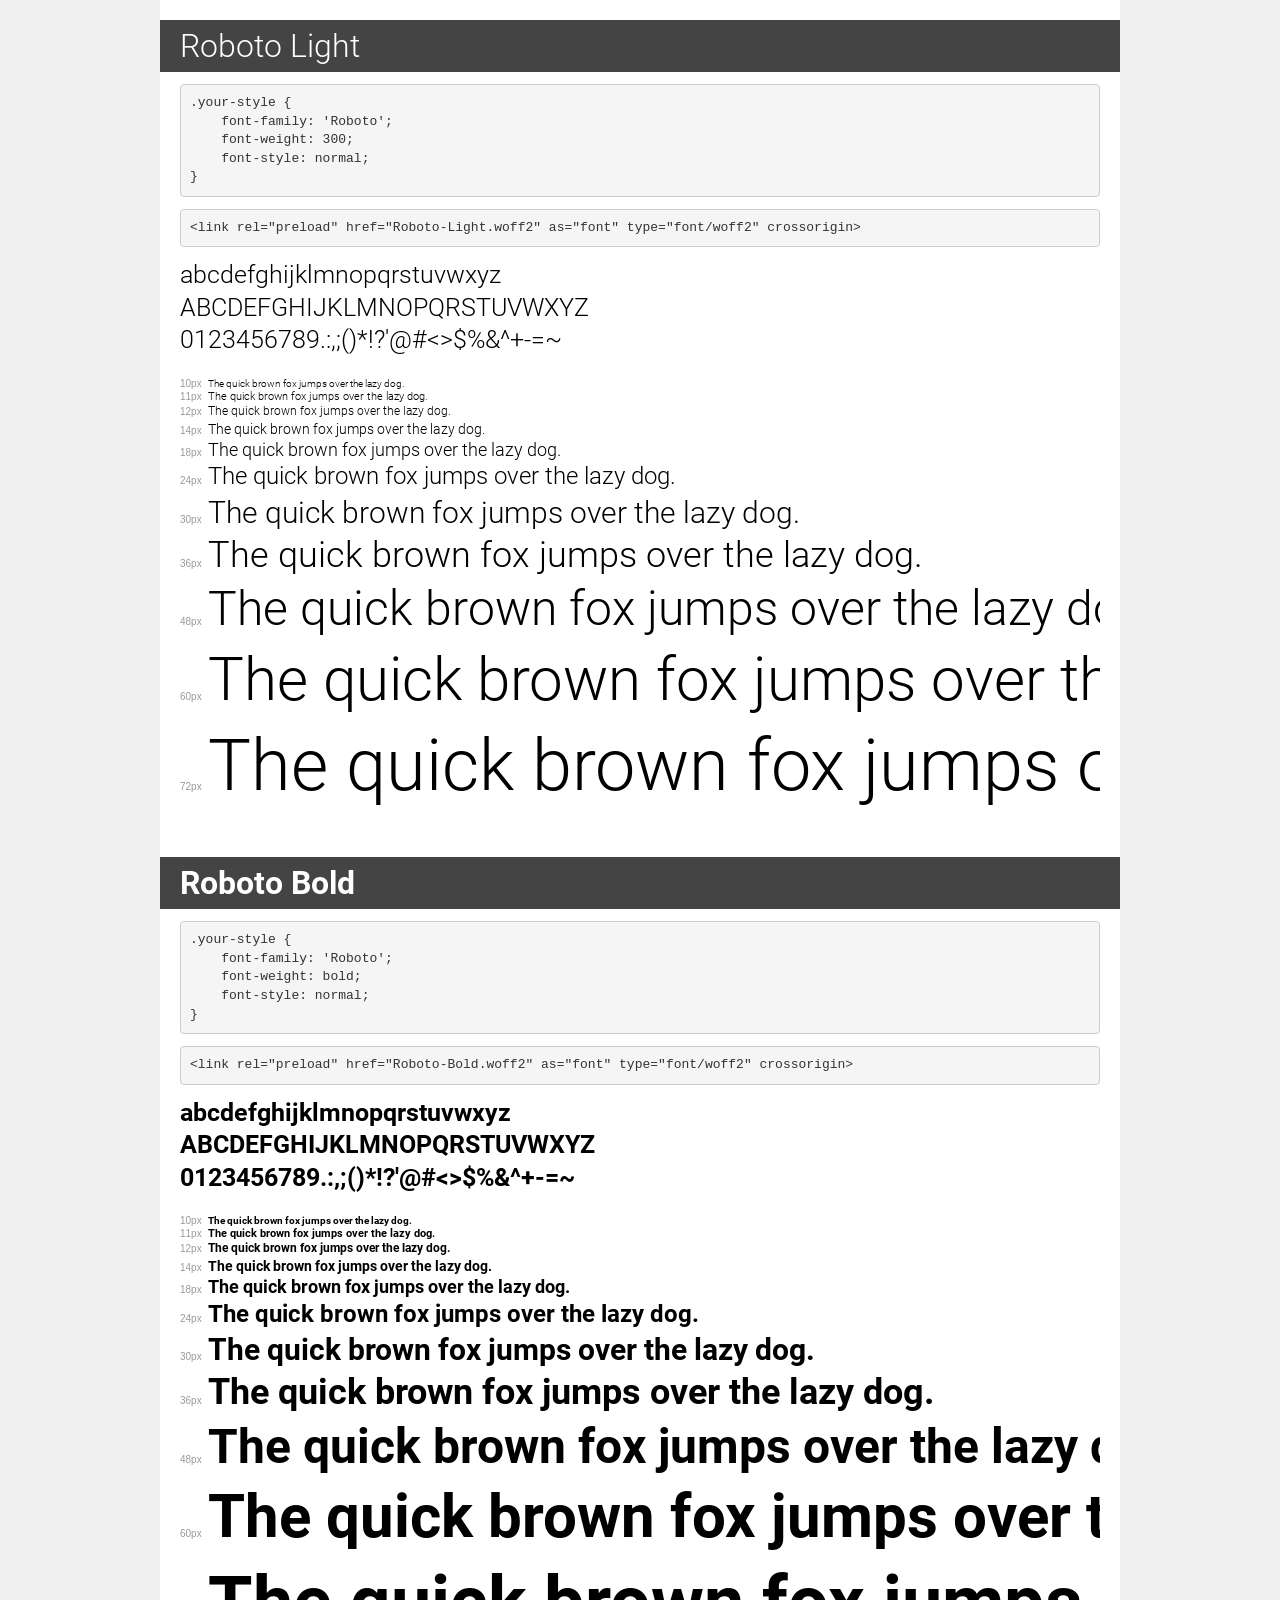
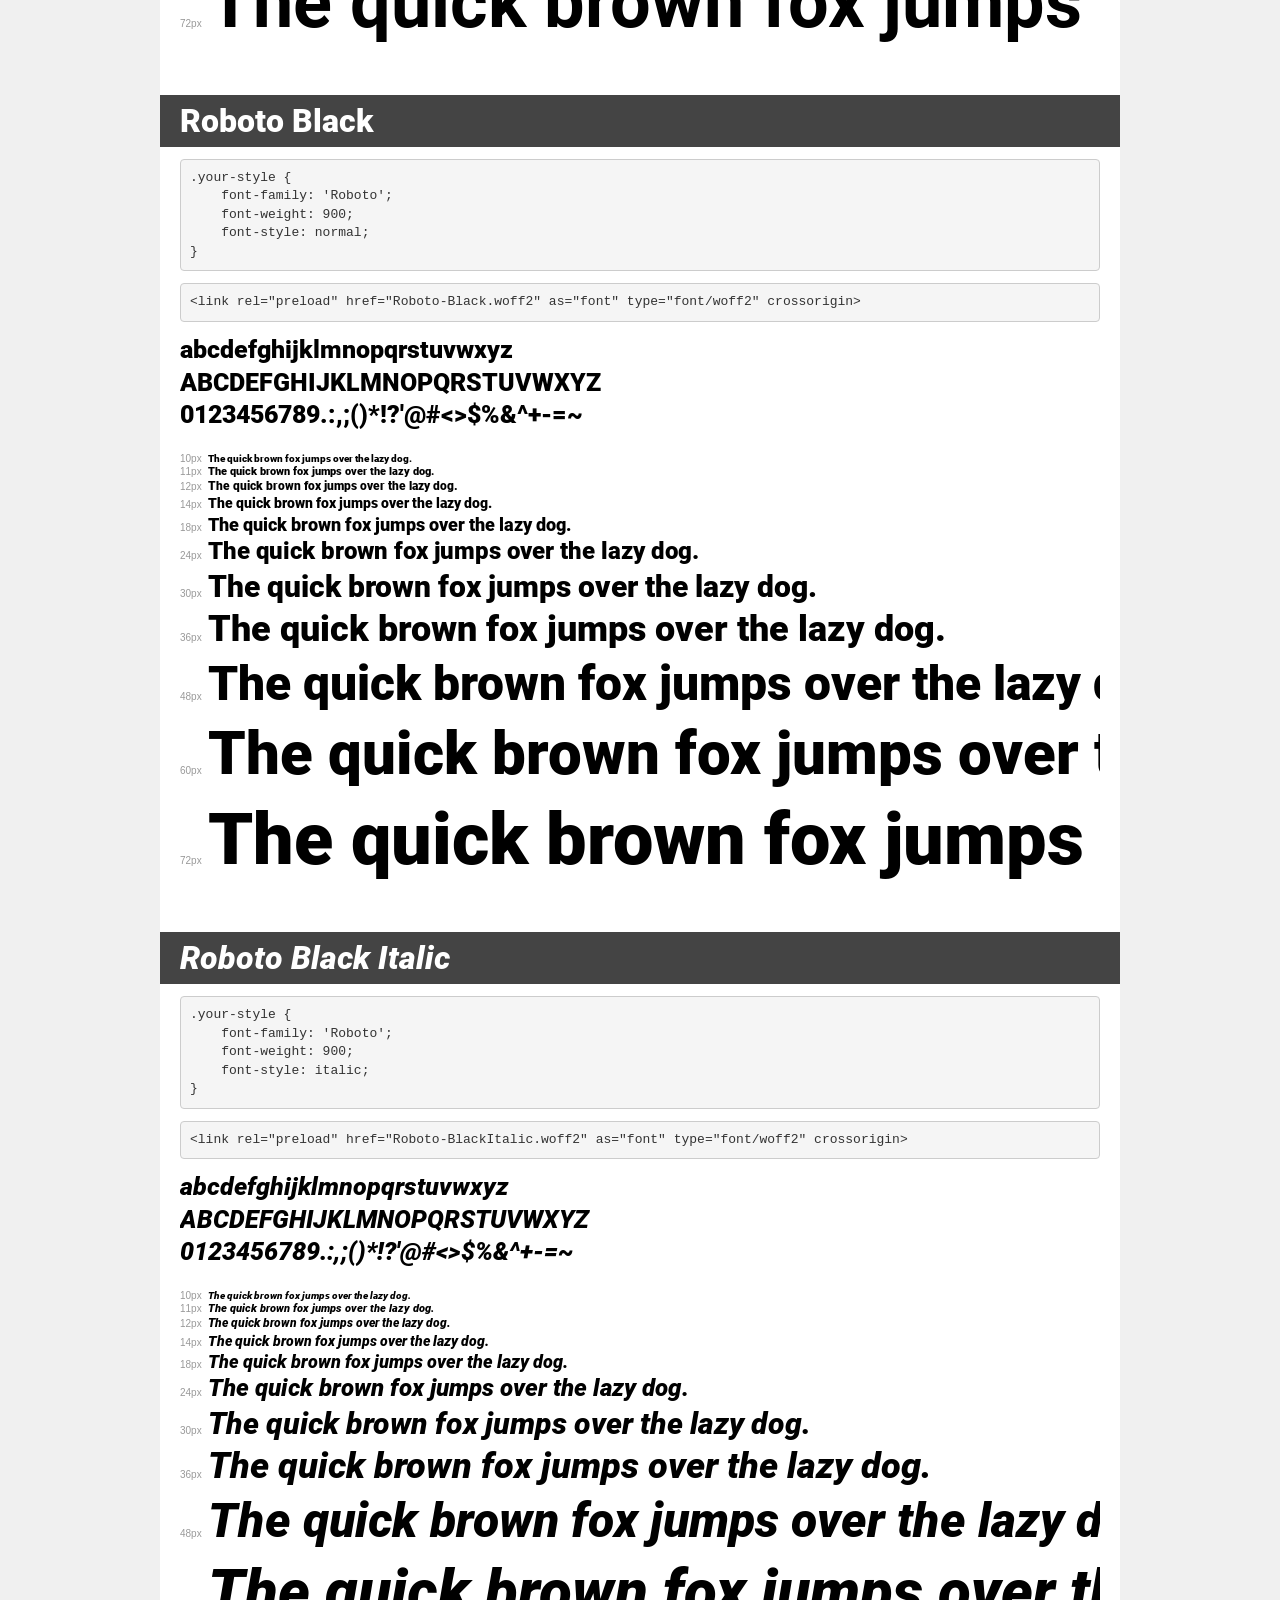
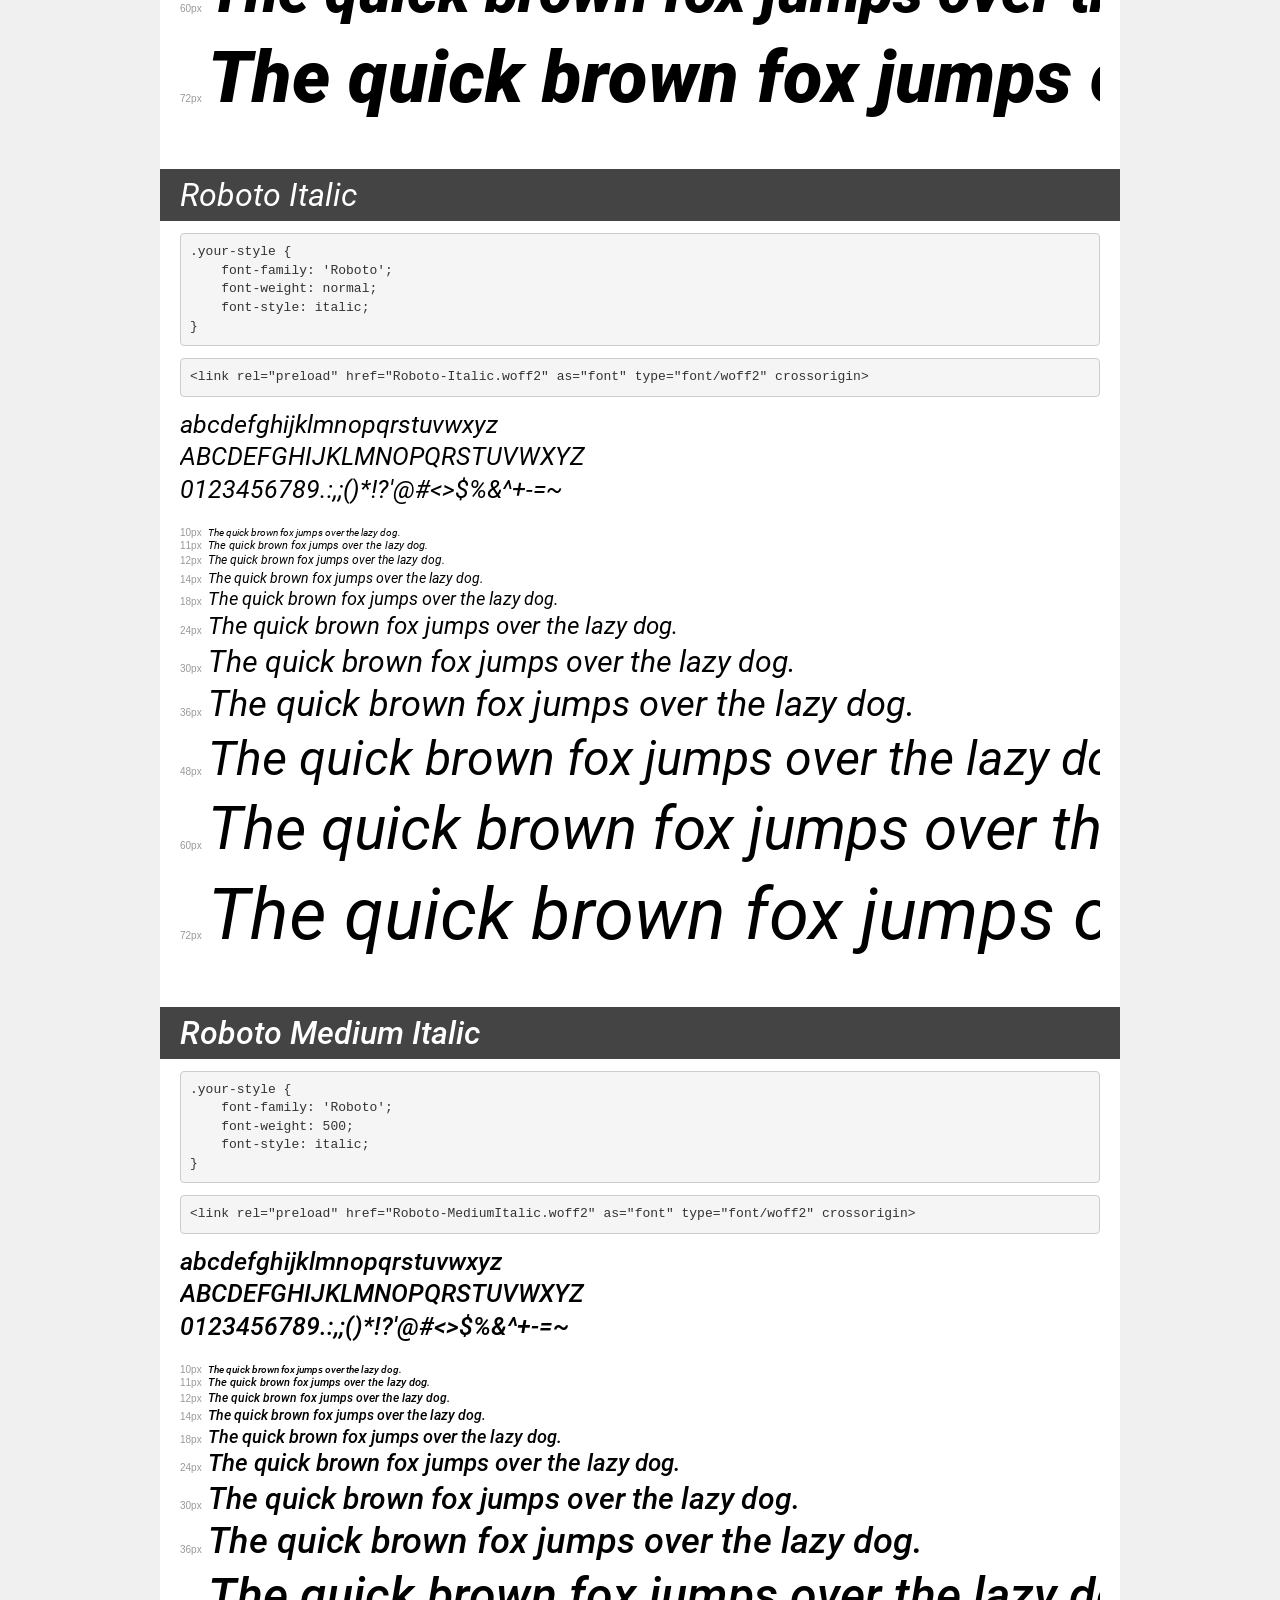
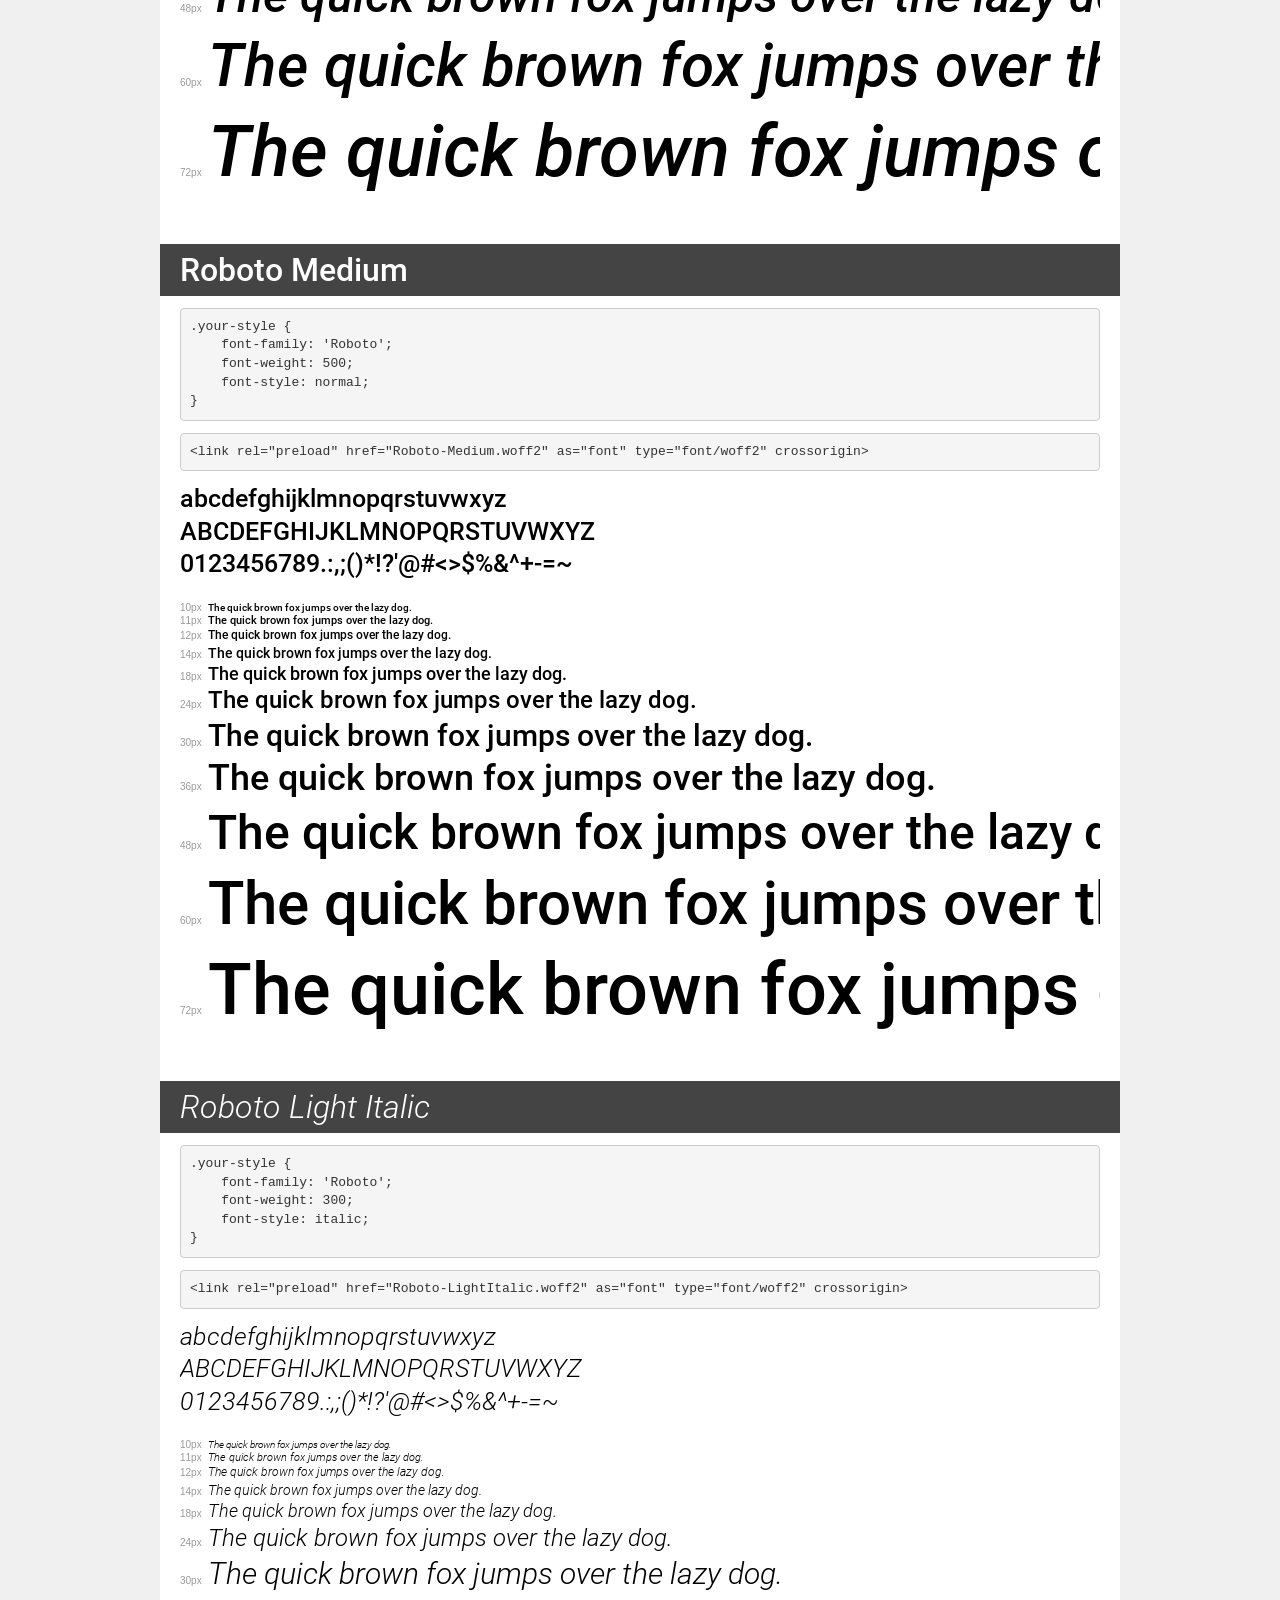
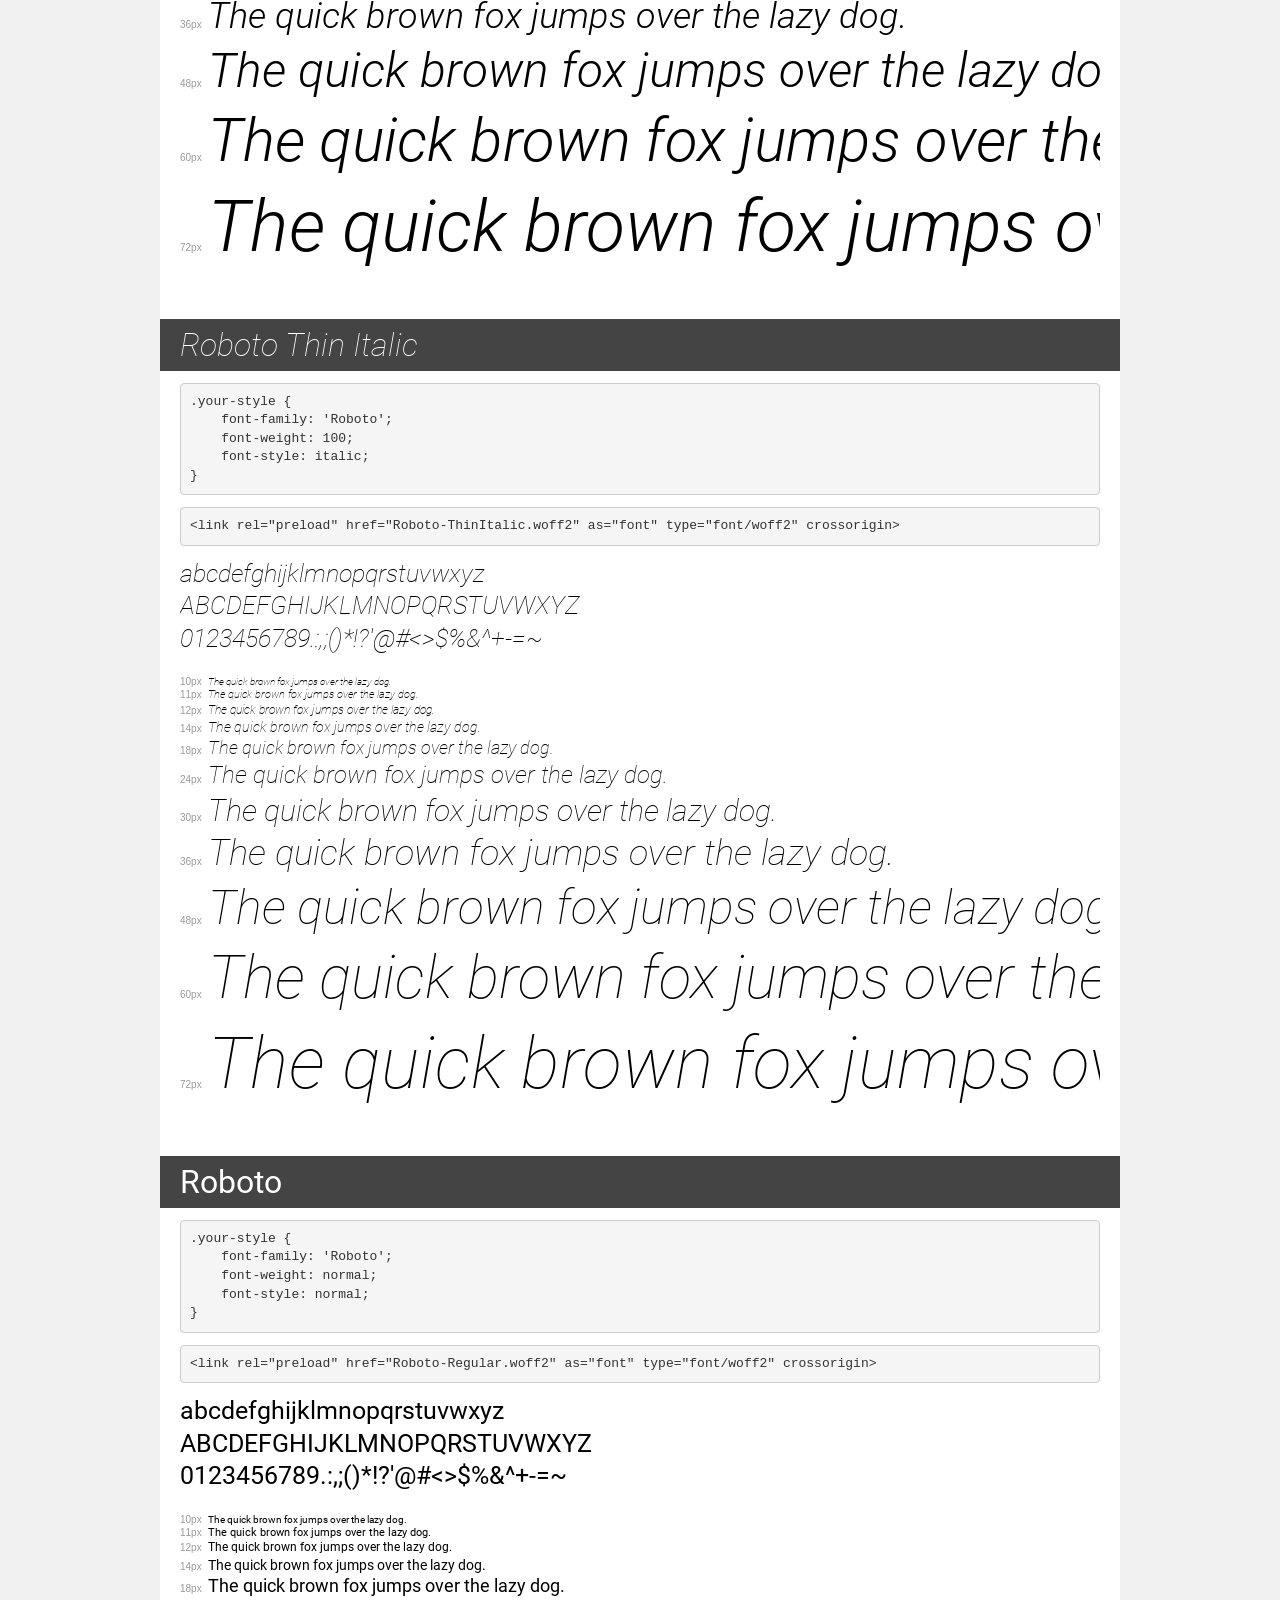
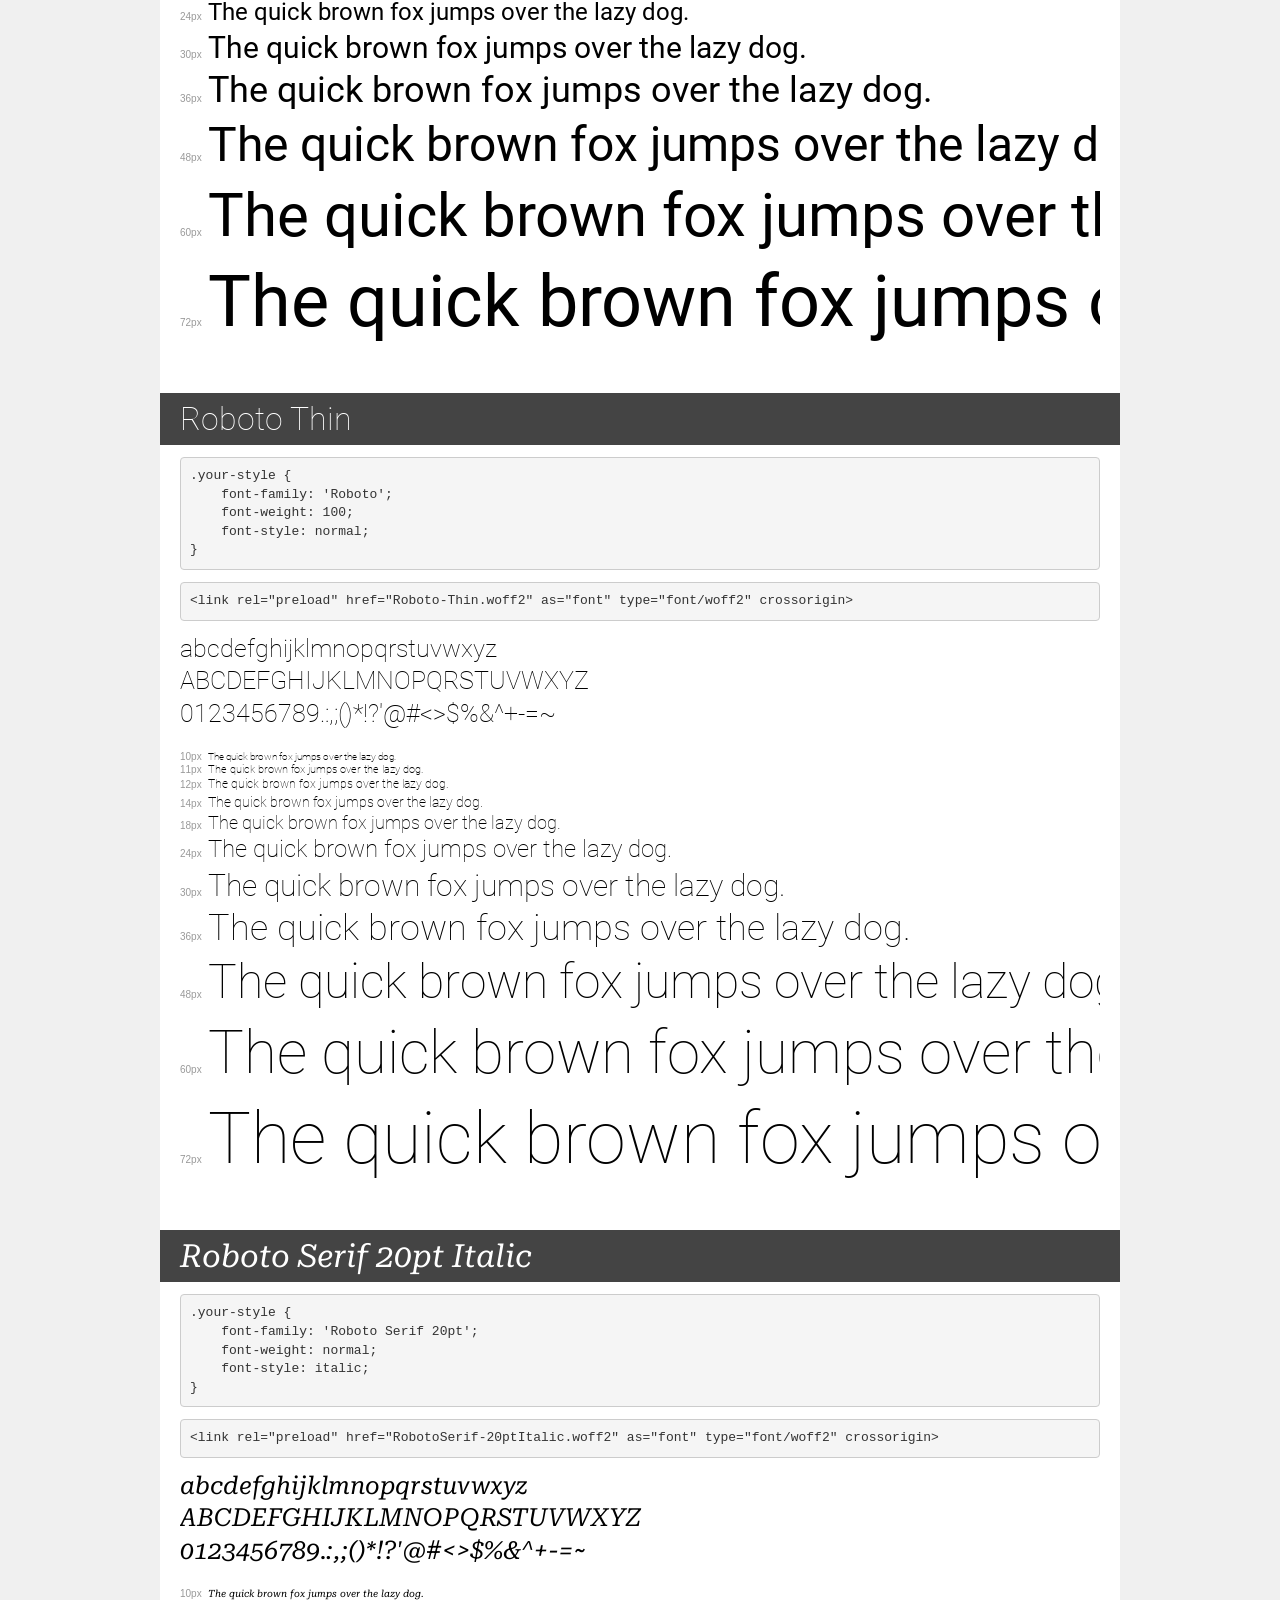
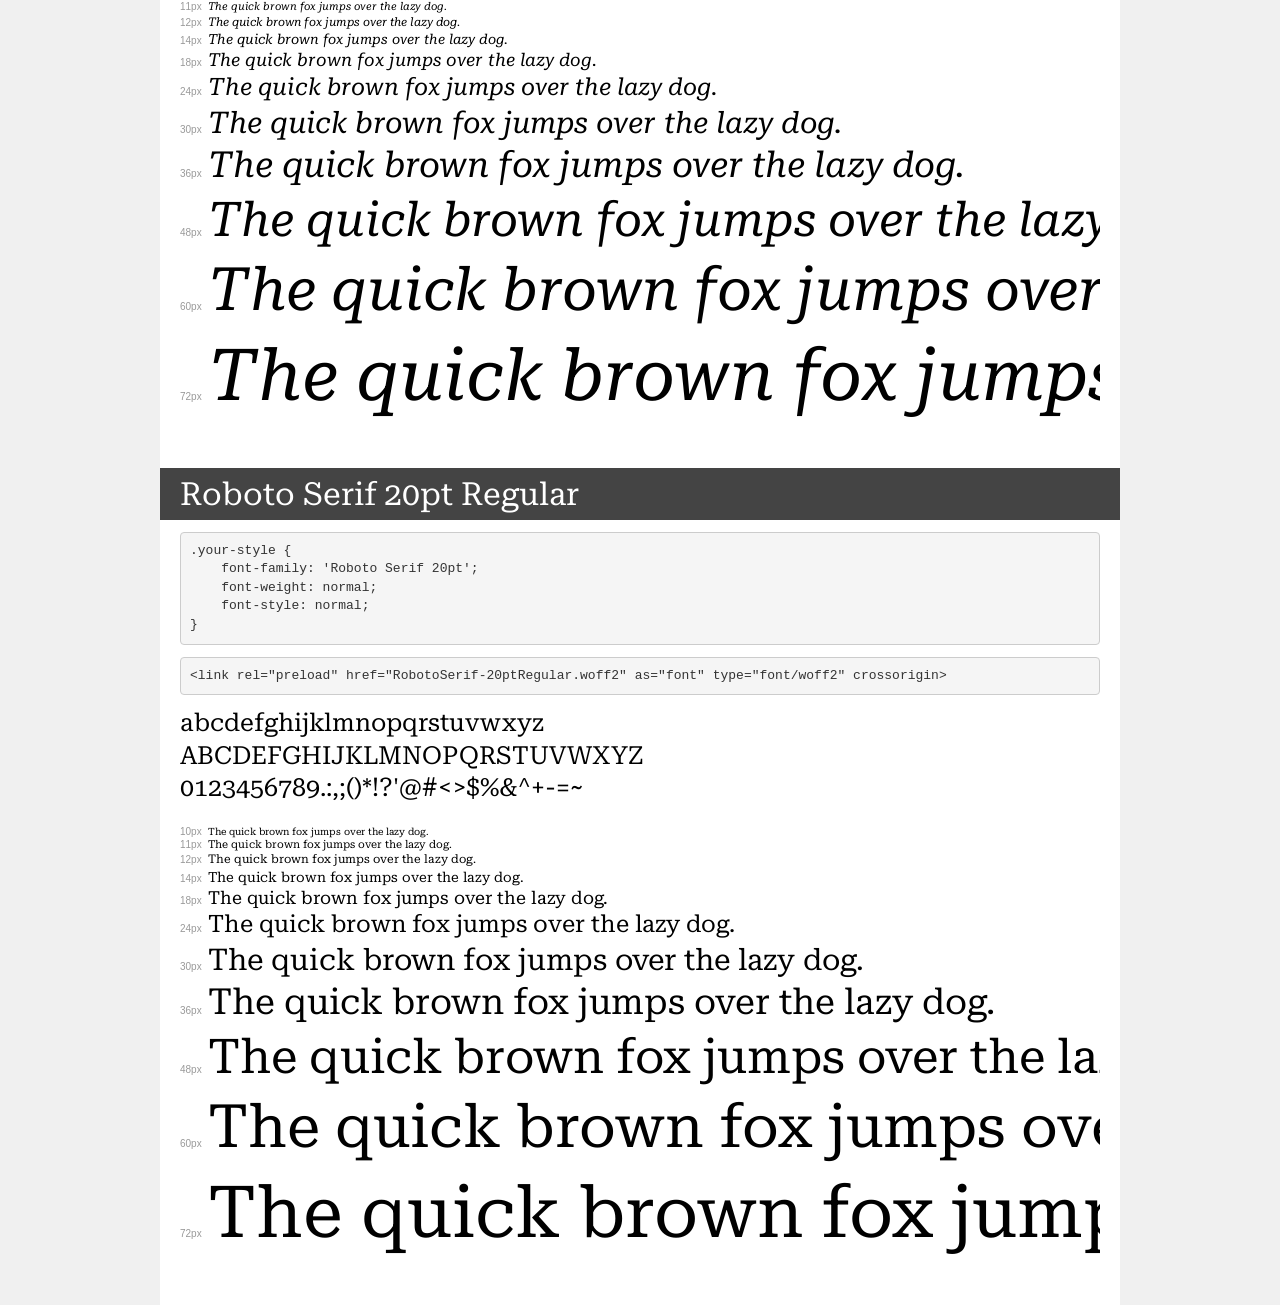
<file: assets/fonts/roboto_serif/demo.html>
<!DOCTYPE html>
<html lang="en">
<head>
    <meta charset="utf-8">
    <meta http-equiv="X-UA-Compatible" content="IE=edge">
    <meta name="viewport" content="width=device-width, initial-scale=1">
    <meta name="robots" content="noindex, noarchive">
    <meta name="format-detection" content="telephone=no">
    <title>Transfonter demo</title>
    <link href="stylesheet.css" rel="stylesheet">
    <style>
        /*
        http://meyerweb.com/eric/tools/css/reset/
        v2.0 | 20110126
        License: none (public domain)
        */
        html, body, div, span, applet, object, iframe,
        h1, h2, h3, h4, h5, h6, p, blockquote, pre,
        a, abbr, acronym, address, big, cite, code,
        del, dfn, em, img, ins, kbd, q, s, samp,
        small, strike, strong, sub, sup, tt, var,
        b, u, i, center,
        dl, dt, dd, ol, ul, li,
        fieldset, form, label, legend,
        table, caption, tbody, tfoot, thead, tr, th, td,
        article, aside, canvas, details, embed,
        figure, figcaption, footer, header, hgroup,
        menu, nav, output, ruby, section, summary,
        time, mark, audio, video {
            margin: 0;
            padding: 0;
            border: 0;
            font-size: 100%;
            font: inherit;
            vertical-align: baseline;
        }
        /* HTML5 display-role reset for older browsers */
        article, aside, details, figcaption, figure,
        footer, header, hgroup, menu, nav, section {
            display: block;
        }
        body {
            line-height: 1;
        }
        ol, ul {
            list-style: none;
        }
        blockquote, q {
            quotes: none;
        }
        blockquote:before, blockquote:after,
        q:before, q:after {
            content: '';
            content: none;
        }
        table {
            border-collapse: collapse;
            border-spacing: 0;
        }
        /* demo styles */
        body {
            background: #f0f0f0;
            color: #000;
        }
        .page {
            background: #fff;
            width: 920px;
            margin: 0 auto;
            padding: 20px 20px 0 20px;
            overflow: hidden;
        }
        .font-container {
            overflow-x: auto;
            overflow-y: hidden;
            margin-bottom: 40px;
            line-height: 1.3;
            white-space: nowrap;
            padding-bottom: 5px;
        }
        h1 {
            position: relative;
            background: #444;
            font-size: 32px;
            color: #fff;
            padding: 10px 20px;
            margin: 0 -20px 12px -20px;
        }
        .letters {
            font-size: 25px;
            margin-bottom: 20px;
        }
        .s10:before {
            content: '10px';
        }
        .s11:before {
            content: '11px';
        }
        .s12:before {
            content: '12px';
        }
        .s14:before {
            content: '14px';
        }
        .s18:before {
            content: '18px';
        }
        .s24:before {
            content: '24px';
        }
        .s30:before {
            content: '30px';
        }
        .s36:before {
            content: '36px';
        }
        .s48:before {
            content: '48px';
        }
        .s60:before {
            content: '60px';
        }
        .s72:before {
            content: '72px';
        }
        .s10:before, .s11:before, .s12:before, .s14:before,
        .s18:before, .s24:before, .s30:before, .s36:before,
        .s48:before, .s60:before, .s72:before {
            font-family: Arial, sans-serif;
            font-size: 10px;
            font-weight: normal;
            font-style: normal;
            color: #999;
            padding-right: 6px;
        }
        pre {
            display: block;
            padding: 9px;
            margin: 0 0 12px;
            font-family: Monaco, Menlo, Consolas, "Courier New", monospace;
            font-size: 13px;
            line-height: 1.428571429;
            color: #333;
            font-weight: normal;
            font-style: normal;
            background-color: #f5f5f5;
            border: 1px solid #ccc;
            overflow-x: auto;
            border-radius: 4px;
        }
        /* responsive */
        @media (max-width: 959px) {
            .page {
                width: auto;
                margin: 0;
            }
        }
    </style>
</head>
<body>
<div class="page">
    <div class="demo">
        <h1 style="font-family: 'Roboto'; font-weight: 300; font-style: normal;">Roboto Light</h1>
        <pre title="Usage">.your-style {
    font-family: 'Roboto';
    font-weight: 300;
    font-style: normal;
}</pre>
        <pre title="Preload (optional)">
&lt;link rel=&quot;preload&quot; href=&quot;Roboto-Light.woff2&quot; as=&quot;font&quot; type=&quot;font/woff2&quot; crossorigin&gt;</pre>
        <div class="font-container" style="font-family: 'Roboto'; font-weight: 300; font-style: normal;">
            <p class="letters">
                abcdefghijklmnopqrstuvwxyz<br>
ABCDEFGHIJKLMNOPQRSTUVWXYZ<br>
                0123456789.:,;()*!?'@#&lt;&gt;$%&^+-=~
            </p>
            <p class="s10" style="font-size: 10px;">The quick brown fox jumps over the lazy dog.</p>
            <p class="s11" style="font-size: 11px;">The quick brown fox jumps over the lazy dog.</p>
            <p class="s12" style="font-size: 12px;">The quick brown fox jumps over the lazy dog.</p>
            <p class="s14" style="font-size: 14px;">The quick brown fox jumps over the lazy dog.</p>
            <p class="s18" style="font-size: 18px;">The quick brown fox jumps over the lazy dog.</p>
            <p class="s24" style="font-size: 24px;">The quick brown fox jumps over the lazy dog.</p>
            <p class="s30" style="font-size: 30px;">The quick brown fox jumps over the lazy dog.</p>
            <p class="s36" style="font-size: 36px;">The quick brown fox jumps over the lazy dog.</p>
            <p class="s48" style="font-size: 48px;">The quick brown fox jumps over the lazy dog.</p>
            <p class="s60" style="font-size: 60px;">The quick brown fox jumps over the lazy dog.</p>
            <p class="s72" style="font-size: 72px;">The quick brown fox jumps over the lazy dog.</p>
        </div>
    </div>

    <div class="demo">
        <h1 style="font-family: 'Roboto'; font-weight: bold; font-style: normal;">Roboto Bold</h1>
        <pre title="Usage">.your-style {
    font-family: 'Roboto';
    font-weight: bold;
    font-style: normal;
}</pre>
        <pre title="Preload (optional)">
&lt;link rel=&quot;preload&quot; href=&quot;Roboto-Bold.woff2&quot; as=&quot;font&quot; type=&quot;font/woff2&quot; crossorigin&gt;</pre>
        <div class="font-container" style="font-family: 'Roboto'; font-weight: bold; font-style: normal;">
            <p class="letters">
                abcdefghijklmnopqrstuvwxyz<br>
ABCDEFGHIJKLMNOPQRSTUVWXYZ<br>
                0123456789.:,;()*!?'@#&lt;&gt;$%&^+-=~
            </p>
            <p class="s10" style="font-size: 10px;">The quick brown fox jumps over the lazy dog.</p>
            <p class="s11" style="font-size: 11px;">The quick brown fox jumps over the lazy dog.</p>
            <p class="s12" style="font-size: 12px;">The quick brown fox jumps over the lazy dog.</p>
            <p class="s14" style="font-size: 14px;">The quick brown fox jumps over the lazy dog.</p>
            <p class="s18" style="font-size: 18px;">The quick brown fox jumps over the lazy dog.</p>
            <p class="s24" style="font-size: 24px;">The quick brown fox jumps over the lazy dog.</p>
            <p class="s30" style="font-size: 30px;">The quick brown fox jumps over the lazy dog.</p>
            <p class="s36" style="font-size: 36px;">The quick brown fox jumps over the lazy dog.</p>
            <p class="s48" style="font-size: 48px;">The quick brown fox jumps over the lazy dog.</p>
            <p class="s60" style="font-size: 60px;">The quick brown fox jumps over the lazy dog.</p>
            <p class="s72" style="font-size: 72px;">The quick brown fox jumps over the lazy dog.</p>
        </div>
    </div>

    <div class="demo">
        <h1 style="font-family: 'Roboto'; font-weight: 900; font-style: normal;">Roboto Black</h1>
        <pre title="Usage">.your-style {
    font-family: 'Roboto';
    font-weight: 900;
    font-style: normal;
}</pre>
        <pre title="Preload (optional)">
&lt;link rel=&quot;preload&quot; href=&quot;Roboto-Black.woff2&quot; as=&quot;font&quot; type=&quot;font/woff2&quot; crossorigin&gt;</pre>
        <div class="font-container" style="font-family: 'Roboto'; font-weight: 900; font-style: normal;">
            <p class="letters">
                abcdefghijklmnopqrstuvwxyz<br>
ABCDEFGHIJKLMNOPQRSTUVWXYZ<br>
                0123456789.:,;()*!?'@#&lt;&gt;$%&^+-=~
            </p>
            <p class="s10" style="font-size: 10px;">The quick brown fox jumps over the lazy dog.</p>
            <p class="s11" style="font-size: 11px;">The quick brown fox jumps over the lazy dog.</p>
            <p class="s12" style="font-size: 12px;">The quick brown fox jumps over the lazy dog.</p>
            <p class="s14" style="font-size: 14px;">The quick brown fox jumps over the lazy dog.</p>
            <p class="s18" style="font-size: 18px;">The quick brown fox jumps over the lazy dog.</p>
            <p class="s24" style="font-size: 24px;">The quick brown fox jumps over the lazy dog.</p>
            <p class="s30" style="font-size: 30px;">The quick brown fox jumps over the lazy dog.</p>
            <p class="s36" style="font-size: 36px;">The quick brown fox jumps over the lazy dog.</p>
            <p class="s48" style="font-size: 48px;">The quick brown fox jumps over the lazy dog.</p>
            <p class="s60" style="font-size: 60px;">The quick brown fox jumps over the lazy dog.</p>
            <p class="s72" style="font-size: 72px;">The quick brown fox jumps over the lazy dog.</p>
        </div>
    </div>

    <div class="demo">
        <h1 style="font-family: 'Roboto'; font-weight: 900; font-style: italic;">Roboto Black Italic</h1>
        <pre title="Usage">.your-style {
    font-family: 'Roboto';
    font-weight: 900;
    font-style: italic;
}</pre>
        <pre title="Preload (optional)">
&lt;link rel=&quot;preload&quot; href=&quot;Roboto-BlackItalic.woff2&quot; as=&quot;font&quot; type=&quot;font/woff2&quot; crossorigin&gt;</pre>
        <div class="font-container" style="font-family: 'Roboto'; font-weight: 900; font-style: italic;">
            <p class="letters">
                abcdefghijklmnopqrstuvwxyz<br>
ABCDEFGHIJKLMNOPQRSTUVWXYZ<br>
                0123456789.:,;()*!?'@#&lt;&gt;$%&^+-=~
            </p>
            <p class="s10" style="font-size: 10px;">The quick brown fox jumps over the lazy dog.</p>
            <p class="s11" style="font-size: 11px;">The quick brown fox jumps over the lazy dog.</p>
            <p class="s12" style="font-size: 12px;">The quick brown fox jumps over the lazy dog.</p>
            <p class="s14" style="font-size: 14px;">The quick brown fox jumps over the lazy dog.</p>
            <p class="s18" style="font-size: 18px;">The quick brown fox jumps over the lazy dog.</p>
            <p class="s24" style="font-size: 24px;">The quick brown fox jumps over the lazy dog.</p>
            <p class="s30" style="font-size: 30px;">The quick brown fox jumps over the lazy dog.</p>
            <p class="s36" style="font-size: 36px;">The quick brown fox jumps over the lazy dog.</p>
            <p class="s48" style="font-size: 48px;">The quick brown fox jumps over the lazy dog.</p>
            <p class="s60" style="font-size: 60px;">The quick brown fox jumps over the lazy dog.</p>
            <p class="s72" style="font-size: 72px;">The quick brown fox jumps over the lazy dog.</p>
        </div>
    </div>

    <div class="demo">
        <h1 style="font-family: 'Roboto'; font-weight: normal; font-style: italic;">Roboto Italic</h1>
        <pre title="Usage">.your-style {
    font-family: 'Roboto';
    font-weight: normal;
    font-style: italic;
}</pre>
        <pre title="Preload (optional)">
&lt;link rel=&quot;preload&quot; href=&quot;Roboto-Italic.woff2&quot; as=&quot;font&quot; type=&quot;font/woff2&quot; crossorigin&gt;</pre>
        <div class="font-container" style="font-family: 'Roboto'; font-weight: normal; font-style: italic;">
            <p class="letters">
                abcdefghijklmnopqrstuvwxyz<br>
ABCDEFGHIJKLMNOPQRSTUVWXYZ<br>
                0123456789.:,;()*!?'@#&lt;&gt;$%&^+-=~
            </p>
            <p class="s10" style="font-size: 10px;">The quick brown fox jumps over the lazy dog.</p>
            <p class="s11" style="font-size: 11px;">The quick brown fox jumps over the lazy dog.</p>
            <p class="s12" style="font-size: 12px;">The quick brown fox jumps over the lazy dog.</p>
            <p class="s14" style="font-size: 14px;">The quick brown fox jumps over the lazy dog.</p>
            <p class="s18" style="font-size: 18px;">The quick brown fox jumps over the lazy dog.</p>
            <p class="s24" style="font-size: 24px;">The quick brown fox jumps over the lazy dog.</p>
            <p class="s30" style="font-size: 30px;">The quick brown fox jumps over the lazy dog.</p>
            <p class="s36" style="font-size: 36px;">The quick brown fox jumps over the lazy dog.</p>
            <p class="s48" style="font-size: 48px;">The quick brown fox jumps over the lazy dog.</p>
            <p class="s60" style="font-size: 60px;">The quick brown fox jumps over the lazy dog.</p>
            <p class="s72" style="font-size: 72px;">The quick brown fox jumps over the lazy dog.</p>
        </div>
    </div>

    <div class="demo">
        <h1 style="font-family: 'Roboto'; font-weight: 500; font-style: italic;">Roboto Medium Italic</h1>
        <pre title="Usage">.your-style {
    font-family: 'Roboto';
    font-weight: 500;
    font-style: italic;
}</pre>
        <pre title="Preload (optional)">
&lt;link rel=&quot;preload&quot; href=&quot;Roboto-MediumItalic.woff2&quot; as=&quot;font&quot; type=&quot;font/woff2&quot; crossorigin&gt;</pre>
        <div class="font-container" style="font-family: 'Roboto'; font-weight: 500; font-style: italic;">
            <p class="letters">
                abcdefghijklmnopqrstuvwxyz<br>
ABCDEFGHIJKLMNOPQRSTUVWXYZ<br>
                0123456789.:,;()*!?'@#&lt;&gt;$%&^+-=~
            </p>
            <p class="s10" style="font-size: 10px;">The quick brown fox jumps over the lazy dog.</p>
            <p class="s11" style="font-size: 11px;">The quick brown fox jumps over the lazy dog.</p>
            <p class="s12" style="font-size: 12px;">The quick brown fox jumps over the lazy dog.</p>
            <p class="s14" style="font-size: 14px;">The quick brown fox jumps over the lazy dog.</p>
            <p class="s18" style="font-size: 18px;">The quick brown fox jumps over the lazy dog.</p>
            <p class="s24" style="font-size: 24px;">The quick brown fox jumps over the lazy dog.</p>
            <p class="s30" style="font-size: 30px;">The quick brown fox jumps over the lazy dog.</p>
            <p class="s36" style="font-size: 36px;">The quick brown fox jumps over the lazy dog.</p>
            <p class="s48" style="font-size: 48px;">The quick brown fox jumps over the lazy dog.</p>
            <p class="s60" style="font-size: 60px;">The quick brown fox jumps over the lazy dog.</p>
            <p class="s72" style="font-size: 72px;">The quick brown fox jumps over the lazy dog.</p>
        </div>
    </div>

    <div class="demo">
        <h1 style="font-family: 'Roboto'; font-weight: 500; font-style: normal;">Roboto Medium</h1>
        <pre title="Usage">.your-style {
    font-family: 'Roboto';
    font-weight: 500;
    font-style: normal;
}</pre>
        <pre title="Preload (optional)">
&lt;link rel=&quot;preload&quot; href=&quot;Roboto-Medium.woff2&quot; as=&quot;font&quot; type=&quot;font/woff2&quot; crossorigin&gt;</pre>
        <div class="font-container" style="font-family: 'Roboto'; font-weight: 500; font-style: normal;">
            <p class="letters">
                abcdefghijklmnopqrstuvwxyz<br>
ABCDEFGHIJKLMNOPQRSTUVWXYZ<br>
                0123456789.:,;()*!?'@#&lt;&gt;$%&^+-=~
            </p>
            <p class="s10" style="font-size: 10px;">The quick brown fox jumps over the lazy dog.</p>
            <p class="s11" style="font-size: 11px;">The quick brown fox jumps over the lazy dog.</p>
            <p class="s12" style="font-size: 12px;">The quick brown fox jumps over the lazy dog.</p>
            <p class="s14" style="font-size: 14px;">The quick brown fox jumps over the lazy dog.</p>
            <p class="s18" style="font-size: 18px;">The quick brown fox jumps over the lazy dog.</p>
            <p class="s24" style="font-size: 24px;">The quick brown fox jumps over the lazy dog.</p>
            <p class="s30" style="font-size: 30px;">The quick brown fox jumps over the lazy dog.</p>
            <p class="s36" style="font-size: 36px;">The quick brown fox jumps over the lazy dog.</p>
            <p class="s48" style="font-size: 48px;">The quick brown fox jumps over the lazy dog.</p>
            <p class="s60" style="font-size: 60px;">The quick brown fox jumps over the lazy dog.</p>
            <p class="s72" style="font-size: 72px;">The quick brown fox jumps over the lazy dog.</p>
        </div>
    </div>

    <div class="demo">
        <h1 style="font-family: 'Roboto'; font-weight: 300; font-style: italic;">Roboto Light Italic</h1>
        <pre title="Usage">.your-style {
    font-family: 'Roboto';
    font-weight: 300;
    font-style: italic;
}</pre>
        <pre title="Preload (optional)">
&lt;link rel=&quot;preload&quot; href=&quot;Roboto-LightItalic.woff2&quot; as=&quot;font&quot; type=&quot;font/woff2&quot; crossorigin&gt;</pre>
        <div class="font-container" style="font-family: 'Roboto'; font-weight: 300; font-style: italic;">
            <p class="letters">
                abcdefghijklmnopqrstuvwxyz<br>
ABCDEFGHIJKLMNOPQRSTUVWXYZ<br>
                0123456789.:,;()*!?'@#&lt;&gt;$%&^+-=~
            </p>
            <p class="s10" style="font-size: 10px;">The quick brown fox jumps over the lazy dog.</p>
            <p class="s11" style="font-size: 11px;">The quick brown fox jumps over the lazy dog.</p>
            <p class="s12" style="font-size: 12px;">The quick brown fox jumps over the lazy dog.</p>
            <p class="s14" style="font-size: 14px;">The quick brown fox jumps over the lazy dog.</p>
            <p class="s18" style="font-size: 18px;">The quick brown fox jumps over the lazy dog.</p>
            <p class="s24" style="font-size: 24px;">The quick brown fox jumps over the lazy dog.</p>
            <p class="s30" style="font-size: 30px;">The quick brown fox jumps over the lazy dog.</p>
            <p class="s36" style="font-size: 36px;">The quick brown fox jumps over the lazy dog.</p>
            <p class="s48" style="font-size: 48px;">The quick brown fox jumps over the lazy dog.</p>
            <p class="s60" style="font-size: 60px;">The quick brown fox jumps over the lazy dog.</p>
            <p class="s72" style="font-size: 72px;">The quick brown fox jumps over the lazy dog.</p>
        </div>
    </div>

    <div class="demo">
        <h1 style="font-family: 'Roboto'; font-weight: 100; font-style: italic;">Roboto Thin Italic</h1>
        <pre title="Usage">.your-style {
    font-family: 'Roboto';
    font-weight: 100;
    font-style: italic;
}</pre>
        <pre title="Preload (optional)">
&lt;link rel=&quot;preload&quot; href=&quot;Roboto-ThinItalic.woff2&quot; as=&quot;font&quot; type=&quot;font/woff2&quot; crossorigin&gt;</pre>
        <div class="font-container" style="font-family: 'Roboto'; font-weight: 100; font-style: italic;">
            <p class="letters">
                abcdefghijklmnopqrstuvwxyz<br>
ABCDEFGHIJKLMNOPQRSTUVWXYZ<br>
                0123456789.:,;()*!?'@#&lt;&gt;$%&^+-=~
            </p>
            <p class="s10" style="font-size: 10px;">The quick brown fox jumps over the lazy dog.</p>
            <p class="s11" style="font-size: 11px;">The quick brown fox jumps over the lazy dog.</p>
            <p class="s12" style="font-size: 12px;">The quick brown fox jumps over the lazy dog.</p>
            <p class="s14" style="font-size: 14px;">The quick brown fox jumps over the lazy dog.</p>
            <p class="s18" style="font-size: 18px;">The quick brown fox jumps over the lazy dog.</p>
            <p class="s24" style="font-size: 24px;">The quick brown fox jumps over the lazy dog.</p>
            <p class="s30" style="font-size: 30px;">The quick brown fox jumps over the lazy dog.</p>
            <p class="s36" style="font-size: 36px;">The quick brown fox jumps over the lazy dog.</p>
            <p class="s48" style="font-size: 48px;">The quick brown fox jumps over the lazy dog.</p>
            <p class="s60" style="font-size: 60px;">The quick brown fox jumps over the lazy dog.</p>
            <p class="s72" style="font-size: 72px;">The quick brown fox jumps over the lazy dog.</p>
        </div>
    </div>

    <div class="demo">
        <h1 style="font-family: 'Roboto'; font-weight: normal; font-style: normal;">Roboto</h1>
        <pre title="Usage">.your-style {
    font-family: 'Roboto';
    font-weight: normal;
    font-style: normal;
}</pre>
        <pre title="Preload (optional)">
&lt;link rel=&quot;preload&quot; href=&quot;Roboto-Regular.woff2&quot; as=&quot;font&quot; type=&quot;font/woff2&quot; crossorigin&gt;</pre>
        <div class="font-container" style="font-family: 'Roboto'; font-weight: normal; font-style: normal;">
            <p class="letters">
                abcdefghijklmnopqrstuvwxyz<br>
ABCDEFGHIJKLMNOPQRSTUVWXYZ<br>
                0123456789.:,;()*!?'@#&lt;&gt;$%&^+-=~
            </p>
            <p class="s10" style="font-size: 10px;">The quick brown fox jumps over the lazy dog.</p>
            <p class="s11" style="font-size: 11px;">The quick brown fox jumps over the lazy dog.</p>
            <p class="s12" style="font-size: 12px;">The quick brown fox jumps over the lazy dog.</p>
            <p class="s14" style="font-size: 14px;">The quick brown fox jumps over the lazy dog.</p>
            <p class="s18" style="font-size: 18px;">The quick brown fox jumps over the lazy dog.</p>
            <p class="s24" style="font-size: 24px;">The quick brown fox jumps over the lazy dog.</p>
            <p class="s30" style="font-size: 30px;">The quick brown fox jumps over the lazy dog.</p>
            <p class="s36" style="font-size: 36px;">The quick brown fox jumps over the lazy dog.</p>
            <p class="s48" style="font-size: 48px;">The quick brown fox jumps over the lazy dog.</p>
            <p class="s60" style="font-size: 60px;">The quick brown fox jumps over the lazy dog.</p>
            <p class="s72" style="font-size: 72px;">The quick brown fox jumps over the lazy dog.</p>
        </div>
    </div>

    <div class="demo">
        <h1 style="font-family: 'Roboto'; font-weight: 100; font-style: normal;">Roboto Thin</h1>
        <pre title="Usage">.your-style {
    font-family: 'Roboto';
    font-weight: 100;
    font-style: normal;
}</pre>
        <pre title="Preload (optional)">
&lt;link rel=&quot;preload&quot; href=&quot;Roboto-Thin.woff2&quot; as=&quot;font&quot; type=&quot;font/woff2&quot; crossorigin&gt;</pre>
        <div class="font-container" style="font-family: 'Roboto'; font-weight: 100; font-style: normal;">
            <p class="letters">
                abcdefghijklmnopqrstuvwxyz<br>
ABCDEFGHIJKLMNOPQRSTUVWXYZ<br>
                0123456789.:,;()*!?'@#&lt;&gt;$%&^+-=~
            </p>
            <p class="s10" style="font-size: 10px;">The quick brown fox jumps over the lazy dog.</p>
            <p class="s11" style="font-size: 11px;">The quick brown fox jumps over the lazy dog.</p>
            <p class="s12" style="font-size: 12px;">The quick brown fox jumps over the lazy dog.</p>
            <p class="s14" style="font-size: 14px;">The quick brown fox jumps over the lazy dog.</p>
            <p class="s18" style="font-size: 18px;">The quick brown fox jumps over the lazy dog.</p>
            <p class="s24" style="font-size: 24px;">The quick brown fox jumps over the lazy dog.</p>
            <p class="s30" style="font-size: 30px;">The quick brown fox jumps over the lazy dog.</p>
            <p class="s36" style="font-size: 36px;">The quick brown fox jumps over the lazy dog.</p>
            <p class="s48" style="font-size: 48px;">The quick brown fox jumps over the lazy dog.</p>
            <p class="s60" style="font-size: 60px;">The quick brown fox jumps over the lazy dog.</p>
            <p class="s72" style="font-size: 72px;">The quick brown fox jumps over the lazy dog.</p>
        </div>
    </div>

    <div class="demo">
        <h1 style="font-family: 'Roboto Serif 20pt'; font-weight: normal; font-style: italic;">Roboto Serif 20pt Italic</h1>
        <pre title="Usage">.your-style {
    font-family: 'Roboto Serif 20pt';
    font-weight: normal;
    font-style: italic;
}</pre>
        <pre title="Preload (optional)">
&lt;link rel=&quot;preload&quot; href=&quot;RobotoSerif-20ptItalic.woff2&quot; as=&quot;font&quot; type=&quot;font/woff2&quot; crossorigin&gt;</pre>
        <div class="font-container" style="font-family: 'Roboto Serif 20pt'; font-weight: normal; font-style: italic;">
            <p class="letters">
                abcdefghijklmnopqrstuvwxyz<br>
ABCDEFGHIJKLMNOPQRSTUVWXYZ<br>
                0123456789.:,;()*!?'@#&lt;&gt;$%&^+-=~
            </p>
            <p class="s10" style="font-size: 10px;">The quick brown fox jumps over the lazy dog.</p>
            <p class="s11" style="font-size: 11px;">The quick brown fox jumps over the lazy dog.</p>
            <p class="s12" style="font-size: 12px;">The quick brown fox jumps over the lazy dog.</p>
            <p class="s14" style="font-size: 14px;">The quick brown fox jumps over the lazy dog.</p>
            <p class="s18" style="font-size: 18px;">The quick brown fox jumps over the lazy dog.</p>
            <p class="s24" style="font-size: 24px;">The quick brown fox jumps over the lazy dog.</p>
            <p class="s30" style="font-size: 30px;">The quick brown fox jumps over the lazy dog.</p>
            <p class="s36" style="font-size: 36px;">The quick brown fox jumps over the lazy dog.</p>
            <p class="s48" style="font-size: 48px;">The quick brown fox jumps over the lazy dog.</p>
            <p class="s60" style="font-size: 60px;">The quick brown fox jumps over the lazy dog.</p>
            <p class="s72" style="font-size: 72px;">The quick brown fox jumps over the lazy dog.</p>
        </div>
    </div>

    <div class="demo">
        <h1 style="font-family: 'Roboto Serif 20pt'; font-weight: normal; font-style: normal;">Roboto Serif 20pt Regular</h1>
        <pre title="Usage">.your-style {
    font-family: 'Roboto Serif 20pt';
    font-weight: normal;
    font-style: normal;
}</pre>
        <pre title="Preload (optional)">
&lt;link rel=&quot;preload&quot; href=&quot;RobotoSerif-20ptRegular.woff2&quot; as=&quot;font&quot; type=&quot;font/woff2&quot; crossorigin&gt;</pre>
        <div class="font-container" style="font-family: 'Roboto Serif 20pt'; font-weight: normal; font-style: normal;">
            <p class="letters">
                abcdefghijklmnopqrstuvwxyz<br>
ABCDEFGHIJKLMNOPQRSTUVWXYZ<br>
                0123456789.:,;()*!?'@#&lt;&gt;$%&^+-=~
            </p>
            <p class="s10" style="font-size: 10px;">The quick brown fox jumps over the lazy dog.</p>
            <p class="s11" style="font-size: 11px;">The quick brown fox jumps over the lazy dog.</p>
            <p class="s12" style="font-size: 12px;">The quick brown fox jumps over the lazy dog.</p>
            <p class="s14" style="font-size: 14px;">The quick brown fox jumps over the lazy dog.</p>
            <p class="s18" style="font-size: 18px;">The quick brown fox jumps over the lazy dog.</p>
            <p class="s24" style="font-size: 24px;">The quick brown fox jumps over the lazy dog.</p>
            <p class="s30" style="font-size: 30px;">The quick brown fox jumps over the lazy dog.</p>
            <p class="s36" style="font-size: 36px;">The quick brown fox jumps over the lazy dog.</p>
            <p class="s48" style="font-size: 48px;">The quick brown fox jumps over the lazy dog.</p>
            <p class="s60" style="font-size: 60px;">The quick brown fox jumps over the lazy dog.</p>
            <p class="s72" style="font-size: 72px;">The quick brown fox jumps over the lazy dog.</p>
        </div>
    </div>

</div>
</body>
</html>
</file>
<file: assets/fonts/roboto_serif/stylesheet.css>
@font-face {
    font-family: 'Roboto';
    src: url('Roboto-Light.woff2') format('woff2'),
        url('Roboto-Light.woff') format('woff');
    font-weight: 300;
    font-style: normal;
    font-display: swap;
}

@font-face {
    font-family: 'Roboto';
    src: url('Roboto-Bold.woff2') format('woff2'),
        url('Roboto-Bold.woff') format('woff');
    font-weight: bold;
    font-style: normal;
    font-display: swap;
}

@font-face {
    font-family: 'Roboto';
    src: url('Roboto-Black.woff2') format('woff2'),
        url('Roboto-Black.woff') format('woff');
    font-weight: 900;
    font-style: normal;
    font-display: swap;
}

@font-face {
    font-family: 'Roboto';
    src: url('Roboto-BlackItalic.woff2') format('woff2'),
        url('Roboto-BlackItalic.woff') format('woff');
    font-weight: 900;
    font-style: italic;
    font-display: swap;
}

@font-face {
    font-family: 'Roboto';
    src: url('Roboto-Italic.woff2') format('woff2'),
        url('Roboto-Italic.woff') format('woff');
    font-weight: normal;
    font-style: italic;
    font-display: swap;
}

@font-face {
    font-family: 'Roboto';
    src: url('Roboto-MediumItalic.woff2') format('woff2'),
        url('Roboto-MediumItalic.woff') format('woff');
    font-weight: 500;
    font-style: italic;
    font-display: swap;
}

@font-face {
    font-family: 'Roboto';
    src: url('Roboto-Medium.woff2') format('woff2'),
        url('Roboto-Medium.woff') format('woff');
    font-weight: 500;
    font-style: normal;
    font-display: swap;
}

@font-face {
    font-family: 'Roboto';
    src: url('Roboto-LightItalic.woff2') format('woff2'),
        url('Roboto-LightItalic.woff') format('woff');
    font-weight: 300;
    font-style: italic;
    font-display: swap;
}

@font-face {
    font-family: 'Roboto';
    src: url('Roboto-ThinItalic.woff2') format('woff2'),
        url('Roboto-ThinItalic.woff') format('woff');
    font-weight: 100;
    font-style: italic;
    font-display: swap;
}

@font-face {
    font-family: 'Roboto';
    src: url('Roboto-Regular.woff2') format('woff2'),
        url('Roboto-Regular.woff') format('woff');
    font-weight: normal;
    font-style: normal;
    font-display: swap;
}

@font-face {
    font-family: 'Roboto';
    src: url('Roboto-Thin.woff2') format('woff2'),
        url('Roboto-Thin.woff') format('woff');
    font-weight: 100;
    font-style: normal;
    font-display: swap;
}

@font-face {
    font-family: 'Roboto Serif 20pt';
    src: url('RobotoSerif-20ptItalic.woff2') format('woff2'),
        url('RobotoSerif-20ptItalic.woff') format('woff');
    font-weight: normal;
    font-style: italic;
    font-display: swap;
}

@font-face {
    font-family: 'Roboto Serif 20pt';
    src: url('RobotoSerif-20ptRegular.woff2') format('woff2'),
        url('RobotoSerif-20ptRegular.woff') format('woff');
    font-weight: normal;
    font-style: normal;
    font-display: swap;
}
</file>
